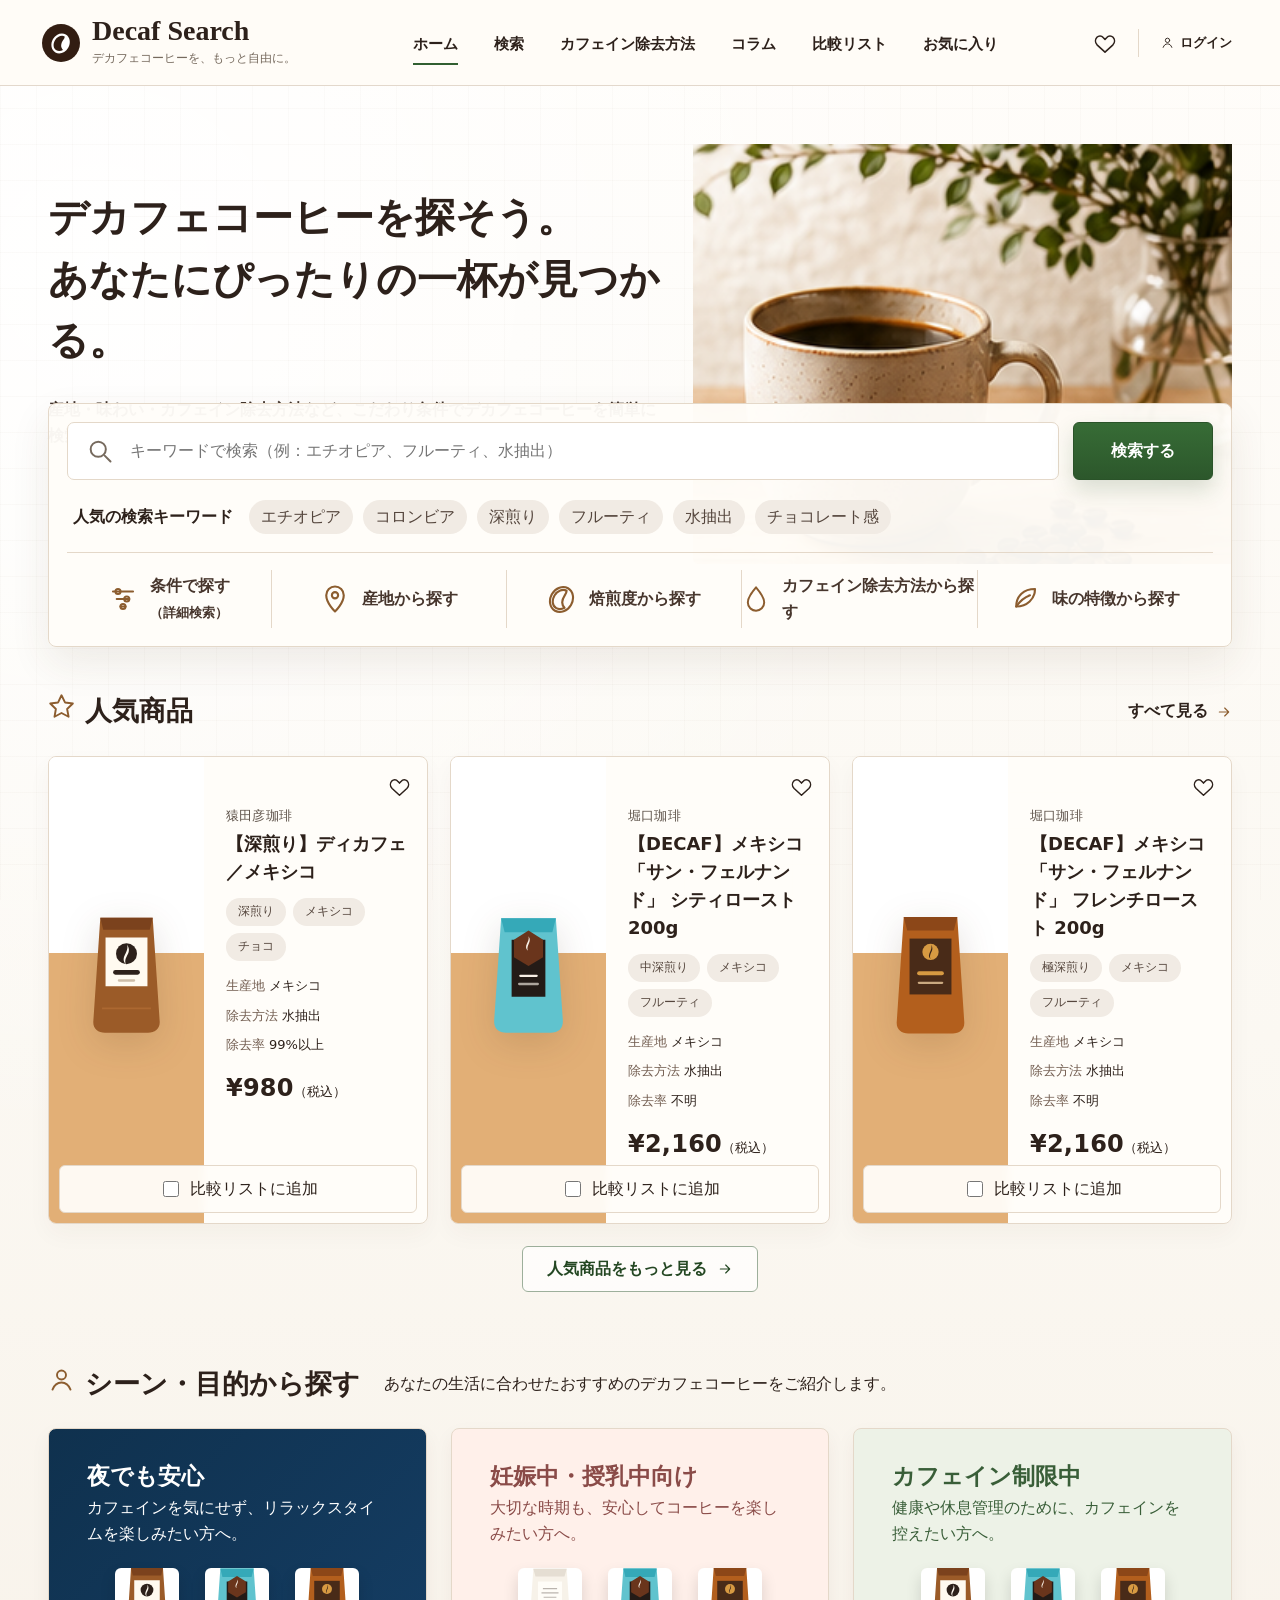
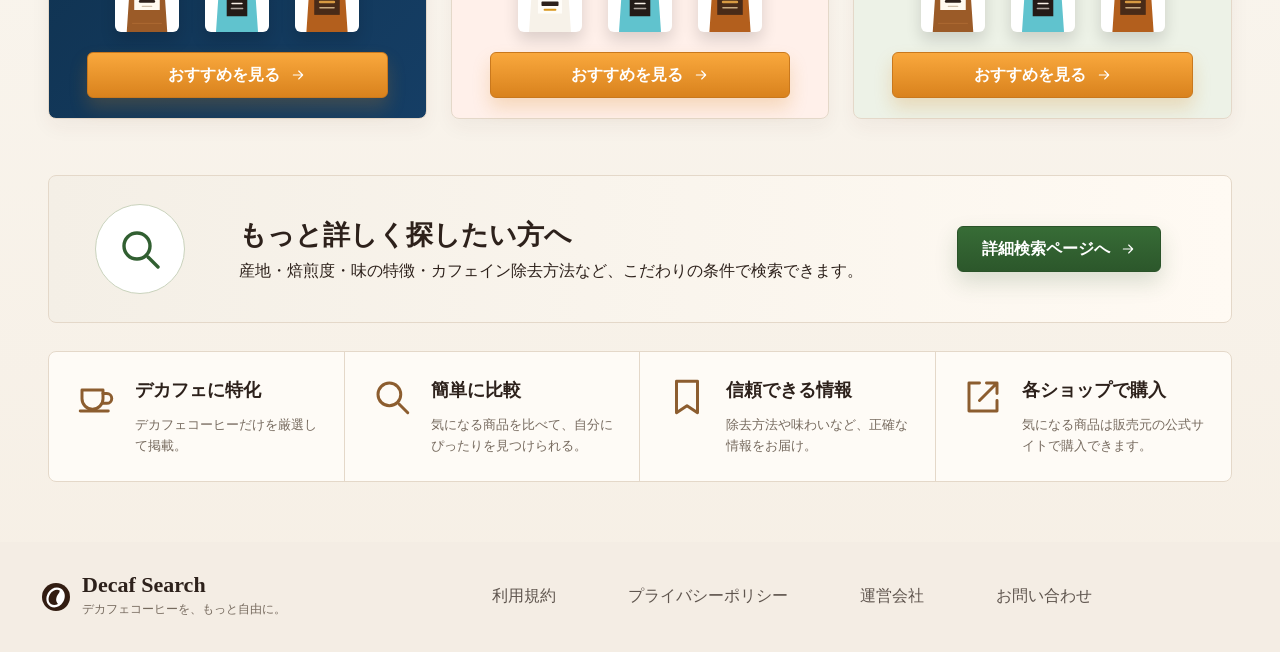
<file: index.html>
<!doctype html>
<html lang="ja">
  <head>
    <meta charset="UTF-8" />
    <meta name="viewport" content="width=device-width, initial-scale=1.0" />
    <title>Decaf Search</title>
    <link rel="stylesheet" href="styles.css?v=6" />
  </head>
  <body>
    <div id="site"></div>
    <script src="app.js?v=6"></script>
  </body>
</html>
</file>
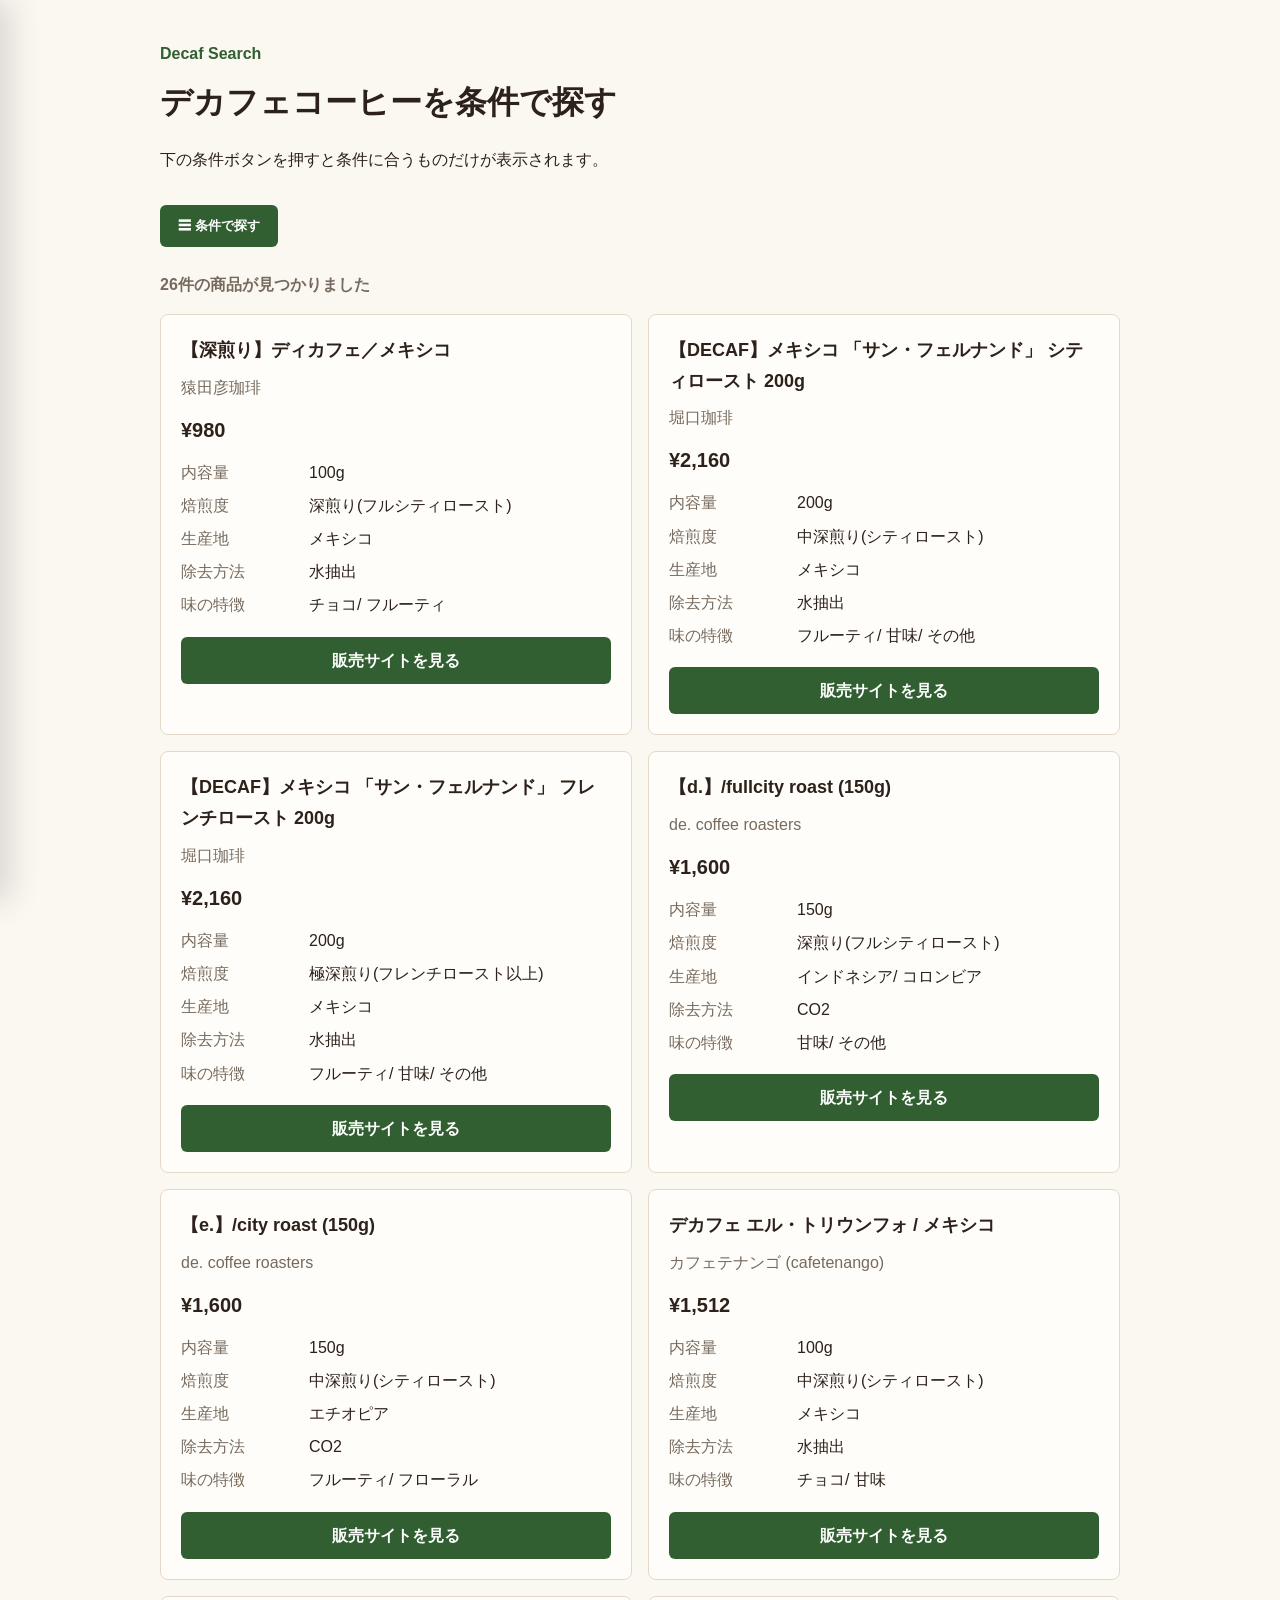
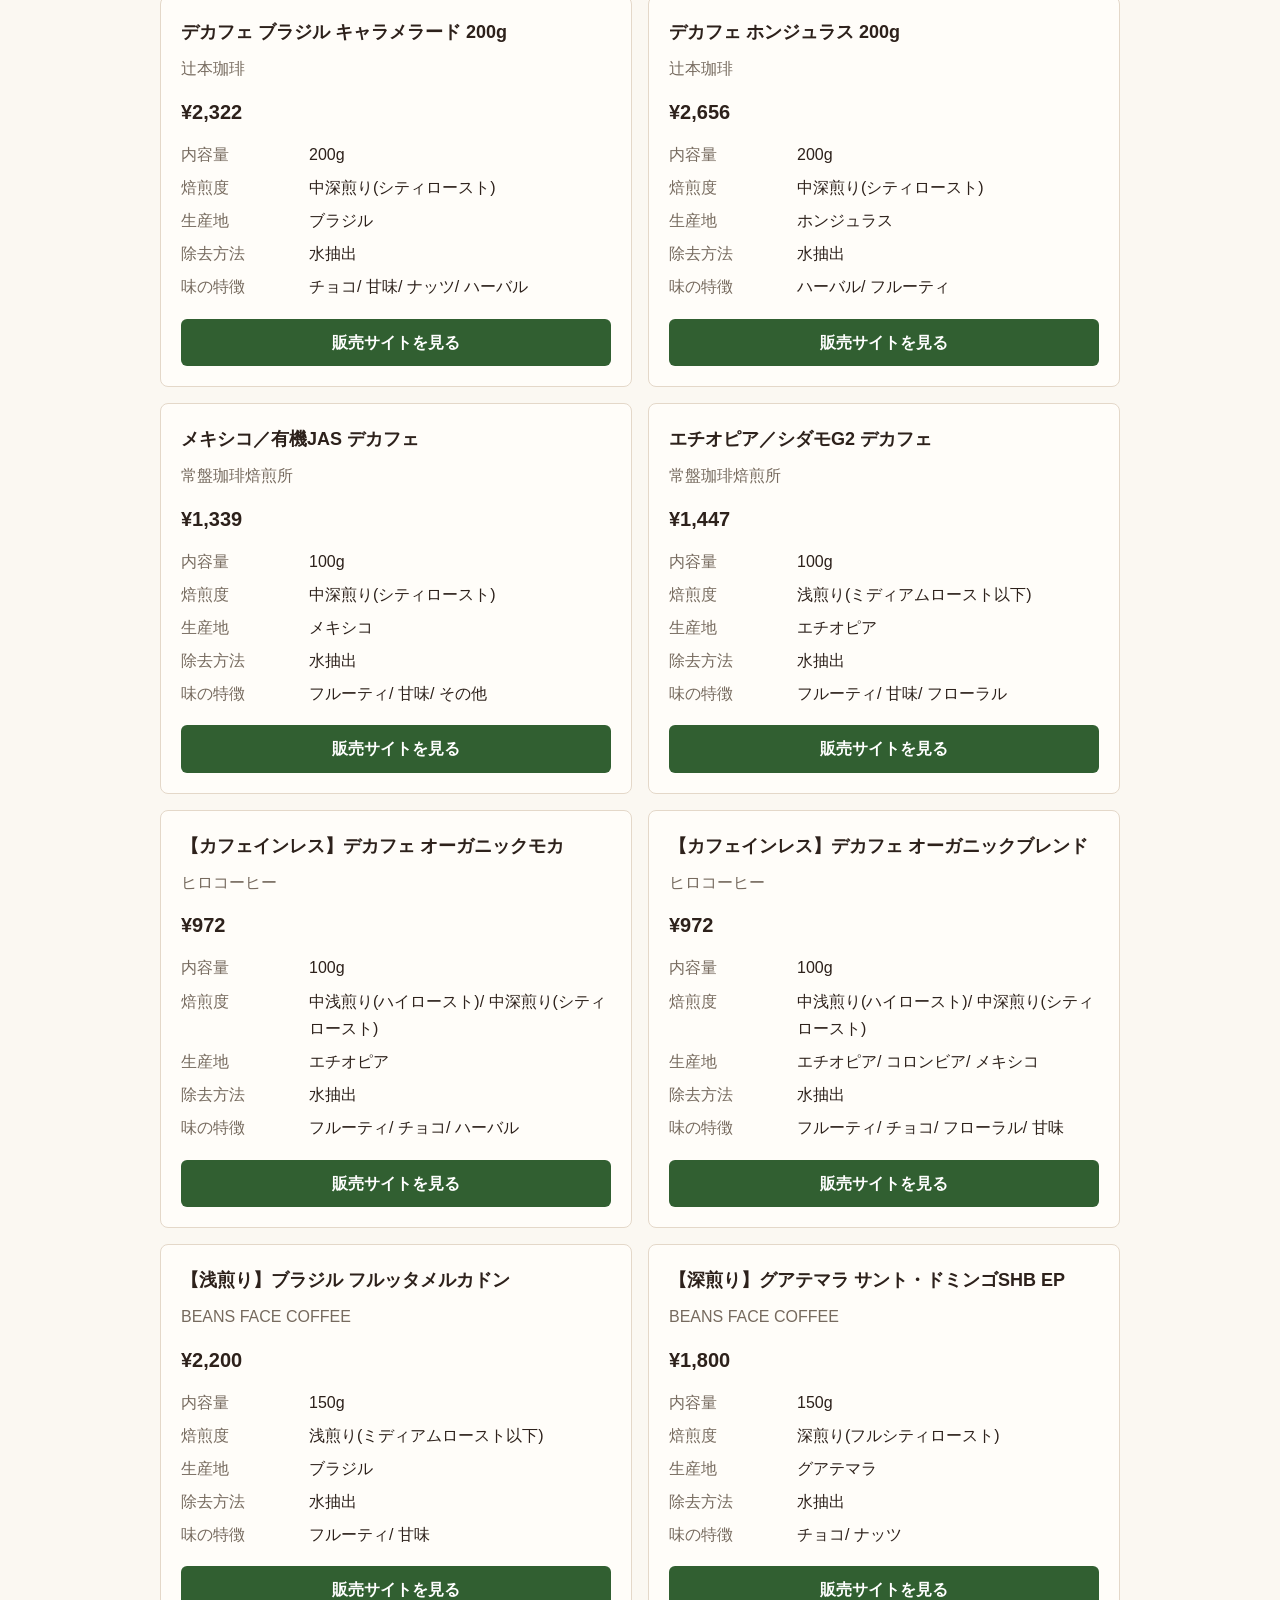
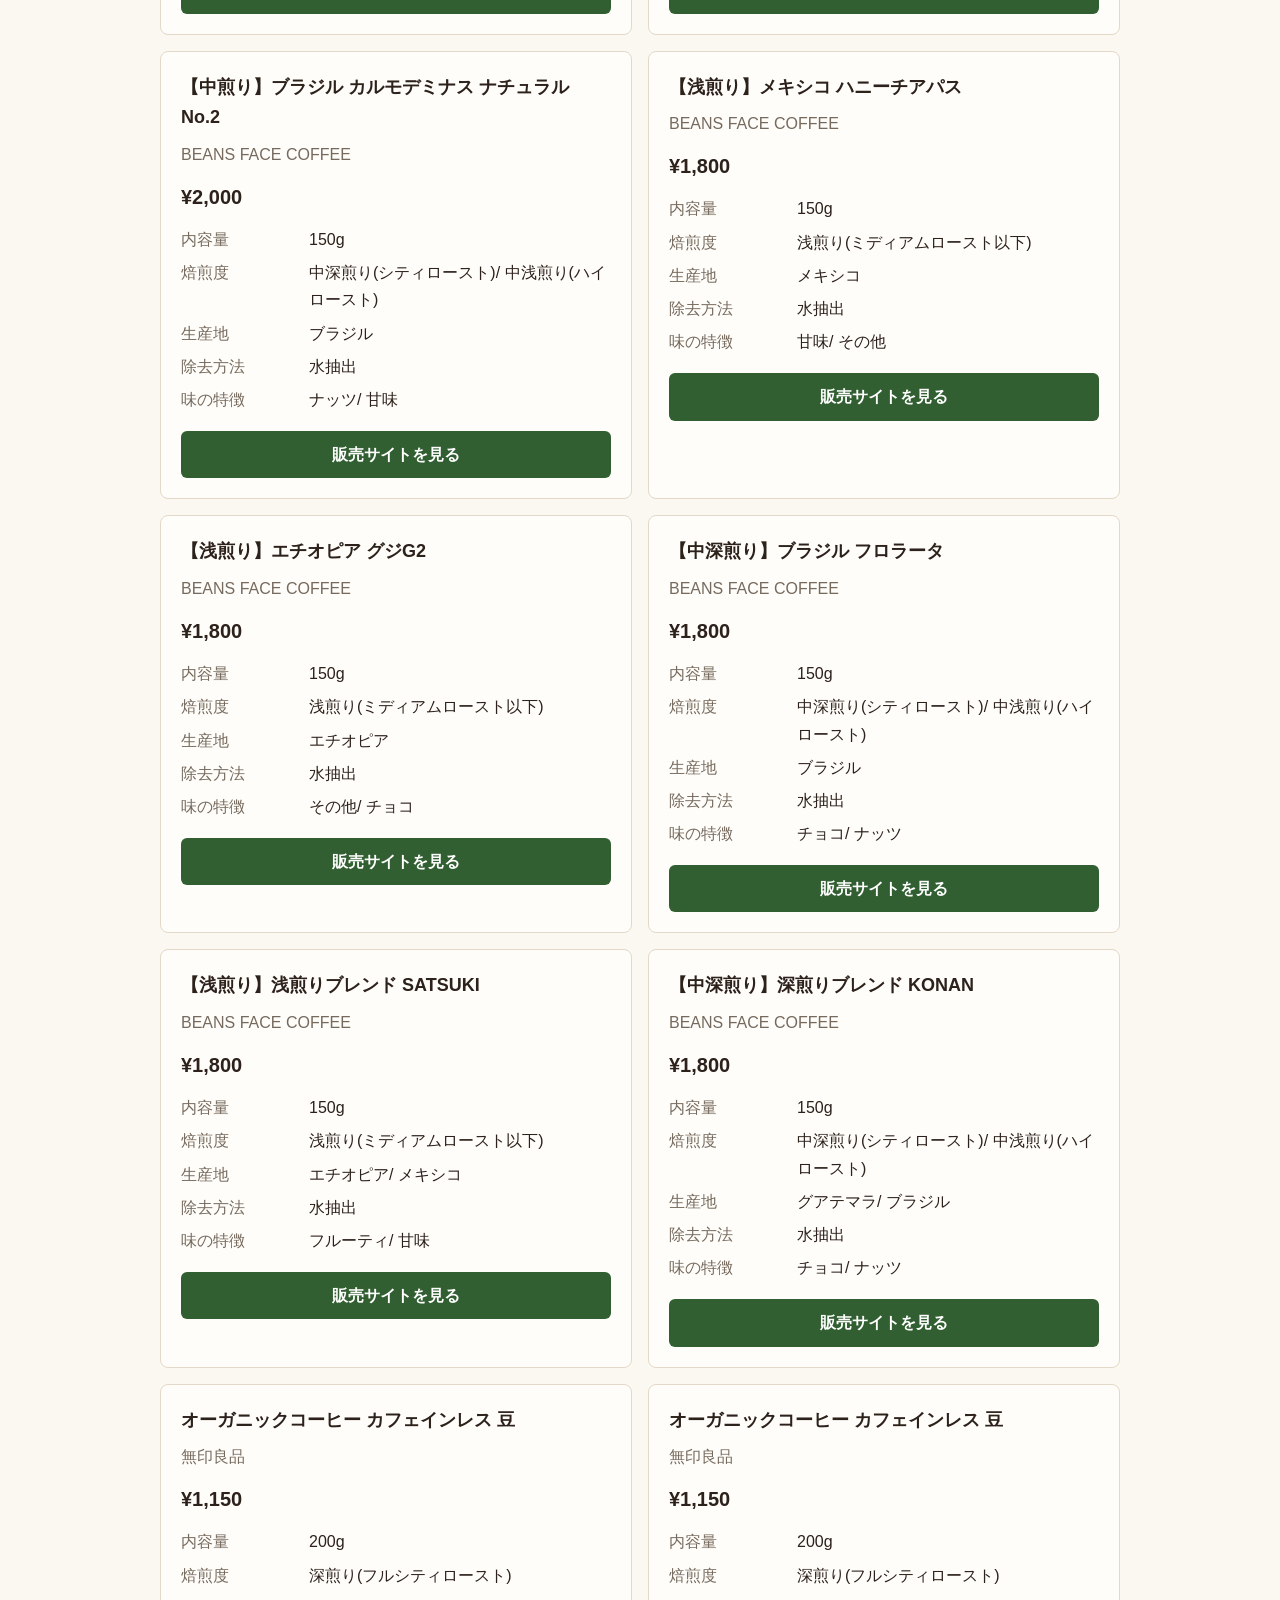
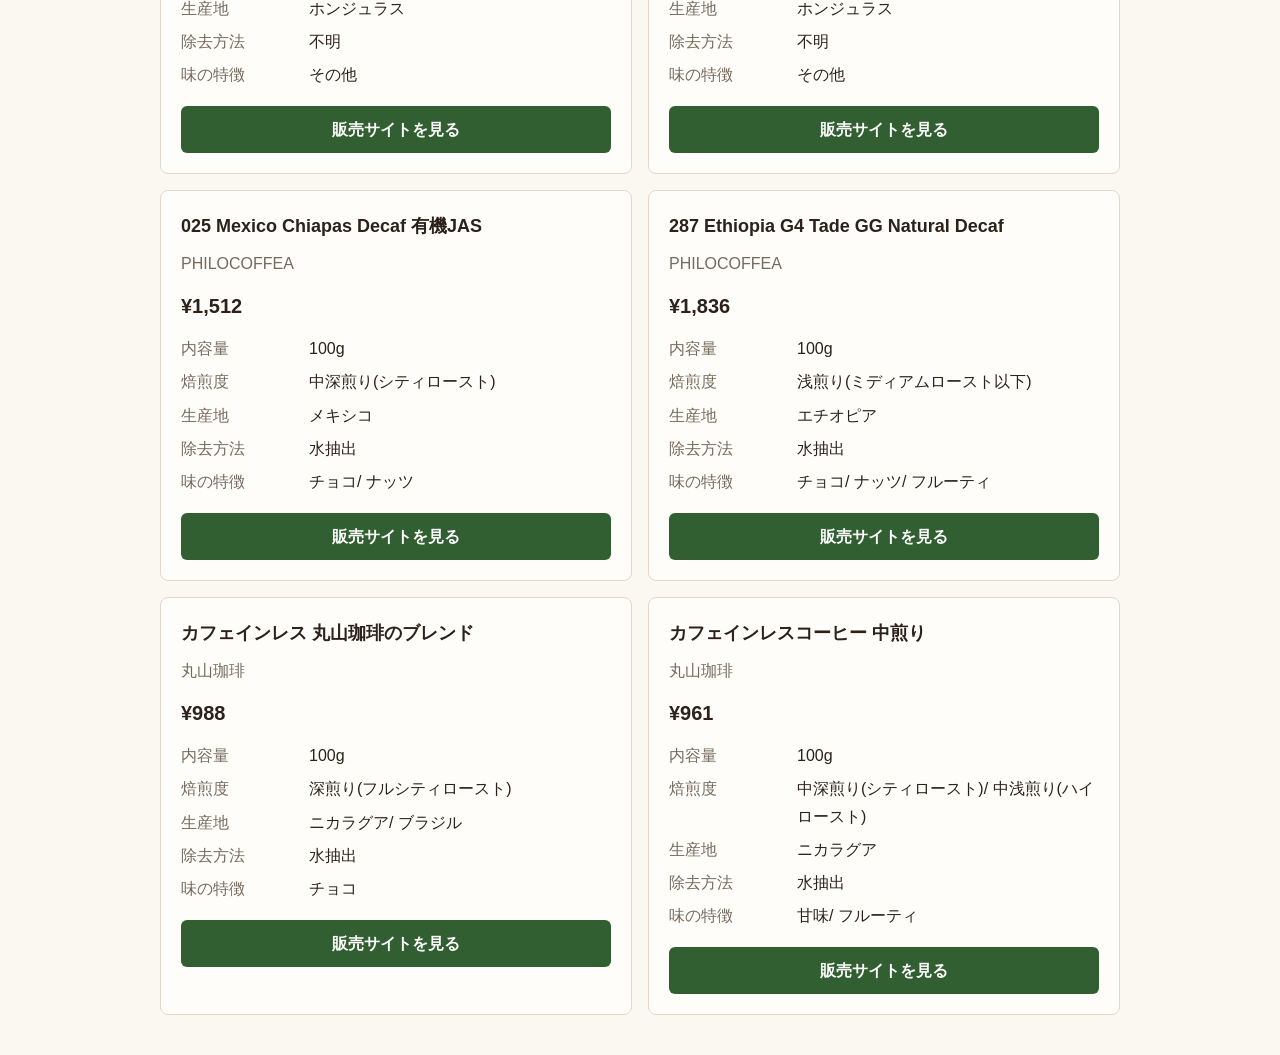
<file: docs /index.html>
<!doctype html>
<html lang="ja">
  <head>
    <meta charset="UTF-8" />
    <meta name="viewport" content="width=device-width, initial-scale=1.0" />
    <title>Decaf Search Simple</title>
    <link rel="stylesheet" href="styles_simple.css" />
  </head>
  <body>
    <!-- ページ全体を入れる大きな箱です -->
    <main class="page">
      <!-- ここにサイトのタイトルと説明を書きます -->
      <header class="hero">
        <p class="logo">Decaf Search</p>
        <h1>デカフェコーヒーを条件で探す</h1>
        <p>
          下の条件ボタンを押すと条件に合うものだけが表示されます。
        </p>
      </header>

      <!-- 条件メニューを開くボタンです -->
      <button id="open-menu-button" class="menu-button" type="button" aria-controls="filter-menu" aria-expanded="false">
        ☰ 条件で探す
      </button>

      <!-- メニューが開いている時に、背景を暗くするための箱です -->
      <div id="menu-overlay" class="menu-overlay"></div>

      <!-- ここに条件ボタンを表示します -->
      <section id="filter-menu" class="filter-area" aria-labelledby="filter-title">
        <div class="section-title">
          <h2 id="filter-title">条件で探す</h2>
          <button id="close-menu-button" class="close-button" type="button" aria-label="条件メニューを閉じる">
            ×
          </button>
        </div>

        <div class="section-title">
          <button id="show-all-button" class="reset-button" type="button">
            すべて表示
          </button>
        </div>

        <!-- JavaScriptがこの中に条件ボタンを作ります -->
        <div id="filter-buttons"></div>
      </section>

      <!-- ここに検索結果の件数を表示します -->
      <p id="result-count" class="result-count">読み込み中...</p>

      <!-- ここに商品一覧を表示します -->
      <section id="product-list" class="product-list" aria-label="商品一覧"></section>
    </main>

    <script src="app_simple.js"></script>
  </body>
</html>
</file>
<file: styles.css>
:root {
  --bg: #fbf8f2;
  --paper: #fffdf9;
  --paper-warm: #f5efe5;
  --line: #e4d8c9;
  --line-dark: #cdbda8;
  --ink: #2d211b;
  --muted: #766a5e;
  --green: #315f31;
  --green-dark: #244722;
  --brown: #8c5d2f;
  --gold: #d8961d;
  --rose: #c76258;
  --shadow: 0 16px 40px rgba(76, 52, 34, 0.09);
  --radius: 8px;
  --content: 1260px;
  --serif: "Hiragino Mincho ProN", "Yu Mincho", "YuMincho", "Noto Serif JP", serif;
  --sans: "Hiragino Sans", "Yu Gothic", "YuGothic", "Noto Sans JP", system-ui, sans-serif;
}

* {
  box-sizing: border-box;
}

html {
  scroll-behavior: smooth;
}

body {
  margin: 0;
  color: var(--ink);
  background:
    radial-gradient(circle at 8% 12%, rgba(255, 255, 255, 0.95), transparent 38%),
    linear-gradient(180deg, #fffdfa 0%, var(--bg) 46%, #f6efe5 100%);
  font-family: var(--sans);
  line-height: 1.65;
  letter-spacing: 0;
  overflow-x: hidden;
}

body::before {
  position: fixed;
  inset: 0;
  z-index: -1;
  content: "";
  background-image:
    linear-gradient(rgba(91, 61, 35, 0.025) 1px, transparent 1px),
    linear-gradient(90deg, rgba(91, 61, 35, 0.02) 1px, transparent 1px);
  background-size: 36px 36px;
}

a {
  color: inherit;
  text-decoration: none;
}

button,
input,
select {
  font: inherit;
}

button,
select {
  cursor: pointer;
}

img {
  display: block;
  max-width: 100%;
}

svg {
  width: 1em;
  height: 1em;
  fill: none;
  stroke: currentColor;
  stroke-linecap: round;
  stroke-linejoin: round;
  stroke-width: 1.7;
}

.site-header {
  position: sticky;
  top: 0;
  z-index: 20;
  display: grid;
  grid-template-columns: 280px 1fr 150px;
  align-items: center;
  min-height: 86px;
  padding: 0 42px;
  background: rgba(255, 252, 247, 0.94);
  border-bottom: 1px solid rgba(204, 188, 169, 0.55);
  backdrop-filter: blur(14px);
}

.brand {
  display: inline-flex;
  gap: 12px;
  align-items: center;
}

.brand-mark {
  display: grid;
  width: 38px;
  height: 38px;
  color: #fff;
  place-items: center;
  background: #321d12;
  border-radius: 50%;
}

.brand-mark svg {
  width: 24px;
  height: 24px;
  fill: currentColor;
  stroke: none;
}

.brand strong {
  display: block;
  font-family: var(--serif);
  font-size: 28px;
  font-weight: 600;
  line-height: 1.05;
}

.brand small {
  display: block;
  margin-top: 4px;
  color: var(--muted);
  font-size: 12px;
}

.nav {
  display: flex;
  justify-content: center;
  gap: 36px;
  font-weight: 600;
  font-size: 15px;
}

.nav a {
  position: relative;
  flex: 0 0 auto;
  min-width: max-content;
  padding: 31px 0 27px;
  white-space: nowrap;
  word-break: keep-all;
}

.nav a::after {
  position: absolute;
  right: 0;
  bottom: 19px;
  left: 0;
  height: 2px;
  content: "";
  background: var(--green);
  opacity: 0;
  transform: scaleX(0.35);
  transition: 0.24s ease;
}

.nav a:hover::after,
.nav a.is-active::after {
  opacity: 1;
  transform: scaleX(1);
}

.header-actions {
  display: flex;
  align-items: center;
  justify-content: flex-end;
  gap: 16px;
}

.icon-link,
.login-button,
.heart-button,
.remove-small,
.menu-dot {
  display: inline-grid;
  color: var(--ink);
  background: transparent;
  border: 0;
  place-items: center;
}

.icon-link {
  width: 34px;
  height: 34px;
  font-size: 22px;
}

.icon-link.is-active,
.heart-button.is-active {
  color: #e84c5f;
}

.login-button {
  display: inline-flex;
  gap: 6px;
  align-items: center;
  font-weight: 600;
  font-size: 13px;
}

.divider {
  width: 1px;
  height: 28px;
  background: var(--line);
}

.page {
  max-width: var(--content);
  min-height: 68vh;
  margin: 0 auto;
  padding: 0 38px 60px;
}

.page-enter {
  animation: pageIn 0.42s ease both;
}

.home-hero {
  position: relative;
  display: grid;
  grid-template-columns: 1.1fr 0.92fr;
  gap: 0;
  align-items: start;
  padding: 58px 0 28px;
}

.home-hero__copy {
  padding: 44px 0 170px;
}

h1,
h2,
h3 {
  margin: 0;
}

h1 {
  font-family: var(--serif);
  font-size: clamp(34px, 3.1vw, 48px);
  font-weight: 600;
  line-height: 1.55;
}

h2 {
  font-family: var(--serif);
  font-size: 27px;
  font-weight: 600;
}

h3 {
  font-size: 18px;
  line-height: 1.55;
}

p {
  margin: 0;
}

.home-hero__copy p {
  max-width: 620px;
  margin-top: 24px;
  color: #43352d;
  font-weight: 600;
}

.home-hero__visual {
  overflow: hidden;
  align-self: start;
  height: 420px;
  background: #f5efe5;
  border-radius: 0 0 0 5px;
}

.home-hero__visual img {
  width: 100%;
  height: 100%;
  object-fit: cover;
  object-position: center center;
}

.search-panel {
  position: absolute;
  right: 0;
  bottom: 0;
  left: 0;
  padding: 18px;
  background: rgba(255, 253, 249, 0.96);
  border: 1px solid var(--line);
  border-radius: var(--radius);
  box-shadow: var(--shadow);
}

.hero-search {
  display: grid;
  grid-template-columns: 1fr 140px;
  gap: 14px;
}

.hero-search label,
.filter-search {
  display: flex;
  gap: 14px;
  align-items: center;
  min-height: 58px;
  padding: 0 18px;
  color: var(--muted);
  background: #fff;
  border: 1px solid var(--line);
  border-radius: 7px;
}

.hero-search svg,
.filter-search svg {
  flex: 0 0 auto;
  width: 28px;
  height: 28px;
}

.hero-search input,
.filter-search input {
  width: 100%;
  color: var(--ink);
  border: 0;
  outline: 0;
}

.popular-keywords {
  display: flex;
  flex-wrap: wrap;
  gap: 10px;
  align-items: center;
  padding: 20px 6px 18px;
  border-bottom: 1px solid var(--line);
}

.popular-keywords span {
  margin-right: 6px;
  font-weight: 700;
}

.popular-keywords button,
.chip,
.filter-options span {
  display: inline-flex;
  align-items: center;
  justify-content: center;
  min-height: 28px;
  padding: 4px 12px;
  color: #55463d;
  white-space: nowrap;
  background: #f1ebe4;
  border: 0;
  border-radius: 999px;
}

.search-shortcuts {
  display: grid;
  grid-template-columns: 1fr repeat(4, 1.15fr);
  align-items: center;
  padding-top: 17px;
}

.search-shortcuts a {
  display: flex;
  gap: 12px;
  align-items: center;
  justify-content: center;
  min-height: 58px;
  color: #47362d;
  font-weight: 700;
  border-right: 1px solid var(--line);
}

.search-shortcuts a:last-child {
  border-right: 0;
}

.search-shortcuts svg {
  width: 30px;
  height: 30px;
  color: var(--brown);
}

.button {
  display: inline-flex;
  gap: 10px;
  align-items: center;
  justify-content: center;
  min-height: 46px;
  padding: 0 24px;
  font-weight: 700;
  border-radius: 6px;
  transition: transform 0.18s ease, background 0.18s ease, box-shadow 0.18s ease;
}

.button:hover {
  transform: translateY(-1px);
}

.button--primary {
  color: #fff;
  background: linear-gradient(180deg, #376c36, #2c572b);
  border: 1px solid #2a5329;
  box-shadow: 0 10px 22px rgba(48, 92, 48, 0.18);
}

.button--outline,
.button--ghost {
  color: var(--green-dark);
  background: rgba(255, 255, 255, 0.68);
  border: 1px solid #9daf9b;
}

.button--light {
  color: #fff;
  background: linear-gradient(180deg, #f9a83d, #d9821d);
  border: 1px solid #c9781d;
  box-shadow: 0 10px 18px rgba(216, 130, 29, 0.22);
}

.full {
  width: 100%;
}

.centered {
  display: flex;
  width: fit-content;
  margin: 22px auto 0;
}

.section {
  padding: 42px 0 28px;
}

.section-heading {
  display: flex;
  align-items: center;
  justify-content: space-between;
  margin-bottom: 22px;
}

.section-heading--left {
  justify-content: flex-start;
  gap: 24px;
}

.section-heading h2,
.leaf-heading {
  display: flex;
  gap: 10px;
  align-items: center;
}

.section-heading svg,
.leaf-heading svg {
  color: var(--brown);
}

.text-link {
  display: inline-flex;
  gap: 8px;
  align-items: center;
  font-weight: 700;
}

.popular-grid,
.product-grid,
.recommend-grid {
  display: grid;
  grid-template-columns: repeat(3, minmax(0, 1fr));
  gap: 22px;
}

.product-card {
  position: relative;
  display: grid;
  grid-template-columns: 41% 1fr;
  overflow: hidden;
  min-height: 404px;
  background: rgba(255, 253, 249, 0.94);
  border: 1px solid var(--line);
  border-radius: var(--radius);
  box-shadow: 0 10px 24px rgba(69, 47, 32, 0.04);
  animation: cardIn 0.45s ease both;
  animation-delay: var(--delay);
  transition: transform 0.22s ease, box-shadow 0.22s ease;
}

.product-card:hover,
.article-card:hover,
.favorite-item:hover {
  transform: translateY(-3px);
  box-shadow: var(--shadow);
}

.product-card--compact {
  min-height: 245px;
}

.heart-button {
  position: absolute;
  top: 16px;
  right: 16px;
  z-index: 2;
  width: 28px;
  height: 28px;
  font-size: 21px;
  transition: transform 0.2s ease;
}

.heart-button.is-active {
  animation: heartPop 0.28s ease;
}

.heart-button.is-active svg {
  fill: currentColor;
}

.product-media {
  display: grid;
  overflow: hidden;
  padding: 30px 12px 66px;
  background: linear-gradient(180deg, #fff 0 42%, #e2af76 42% 100%);
  place-items: center;
}

.product-media img {
  width: 86%;
  height: 210px;
  object-fit: contain;
  object-position: center;
  filter: drop-shadow(0 10px 18px rgba(70, 43, 20, 0.15));
}

.product-card--compact .product-media {
  padding: 24px 10px 64px;
}

.product-card--compact .product-media img {
  width: 78%;
  height: 150px;
}

.product-info {
  padding: 44px 18px 78px 22px;
}

.product-card--compact .product-info {
  padding: 48px 18px 58px 22px;
}

.brand-name {
  margin-bottom: 4px;
  color: #5e534a;
  font-size: 13px;
  letter-spacing: 0.02em;
}

.chips {
  display: flex;
  flex-wrap: wrap;
  gap: 7px;
  margin: 12px 0;
}

.chip {
  font-size: 12px;
}

.product-meta {
  display: grid;
  gap: 8px;
  margin: 14px 0;
  font-size: 13px;
}

.product-meta div {
  display: flex;
  gap: 4px;
}

.product-meta dt {
  color: #725d50;
}

.product-meta dd {
  overflow: hidden;
  margin: 0;
  white-space: nowrap;
  text-overflow: ellipsis;
}

.price-row strong {
  font-size: 24px;
  letter-spacing: 0.01em;
}

.compare-check {
  position: absolute;
  right: 10px;
  bottom: 10px;
  left: 10px;
  display: flex;
  gap: 8px;
  align-items: center;
  justify-content: center;
  min-height: 48px;
  background: rgba(255, 253, 249, 0.95);
  border: 1px solid var(--line);
  border-radius: 6px;
  backdrop-filter: blur(5px);
}

.compare-check input {
  width: 16px;
  height: 16px;
  accent-color: var(--green);
}

.scene-grid {
  display: grid;
  grid-template-columns: repeat(3, minmax(0, 1fr));
  gap: 24px;
}

.scene-card {
  display: grid;
  min-height: 284px;
  padding: 30px 38px 20px;
  border: 1px solid var(--line);
  border-radius: var(--radius);
  box-shadow: 0 8px 20px rgba(70, 47, 30, 0.05);
}

.scene-card h3 {
  font-size: 23px;
}

.scene-card--night {
  color: #fff;
  background: linear-gradient(135deg, #0f314e, #153e65);
}

.scene-card--maternity {
  color: #8a4b48;
  background: #fff0ea;
}

.scene-card--health {
  color: #395e38;
  background: #edf2e7;
}

.scene-products {
  display: flex;
  justify-content: center;
  gap: 26px;
  align-items: end;
  margin: 20px 0;
}

.scene-products img {
  width: 64px;
  height: 64px;
  object-fit: cover;
  background: #fff;
  border-radius: 6px;
  box-shadow: 0 8px 16px rgba(0, 0, 0, 0.14);
}

.wide-cta,
.feature-row,
.split-cta,
.point-card,
.compare-head,
.recommend-box,
.save-row {
  background: rgba(255, 253, 249, 0.82);
  border: 1px solid var(--line);
  border-radius: var(--radius);
}

.wide-cta {
  display: grid;
  grid-template-columns: 120px 1fr auto auto;
  gap: 24px;
  align-items: center;
  margin: 28px 0;
  padding: 28px 46px;
  background: linear-gradient(90deg, #f4efe6, #fffaf3);
}

.round-icon {
  display: grid;
  width: 90px;
  height: 90px;
  color: var(--green);
  background: #fff;
  border: 1px solid #cad3bd;
  border-radius: 50%;
  place-items: center;
}

.round-icon svg {
  width: 48px;
  height: 48px;
}

.feature-row {
  display: grid;
  grid-template-columns: repeat(4, 1fr);
  margin-top: 24px;
}

.feature-row article {
  display: grid;
  grid-template-columns: 50px 1fr;
  gap: 10px;
  padding: 24px 26px;
  border-right: 1px solid var(--line);
}

.feature-row article:last-child {
  border-right: 0;
}

.feature-row svg {
  grid-row: span 2;
  width: 42px;
  height: 42px;
  color: var(--brown);
}

.feature-row h3,
.feature-row p {
  margin: 0;
}

.feature-row p {
  color: var(--muted);
  font-size: 13px;
}

.sub-hero,
.category-hero {
  display: grid;
  grid-template-columns: 1.04fr 0.96fr;
  gap: 32px;
  align-items: center;
  min-height: 260px;
  padding: 34px 0 28px;
}

.sub-hero img,
.category-hero img {
  width: 100%;
  height: 250px;
  object-fit: cover;
}

.breadcrumb {
  margin-bottom: 26px;
  color: #6f6359;
  font-size: 13px;
}

.sub-hero p,
.category-hero p {
  max-width: 690px;
  margin-top: 18px;
  color: #4c4038;
}

.search-layout,
.favorite-layout,
.column-layout {
  display: grid;
  grid-template-columns: 340px 1fr;
  gap: 26px;
  align-items: start;
  padding-top: 20px;
}

.favorite-layout {
  grid-template-columns: 1fr 330px;
}

.column-layout {
  grid-template-columns: 1fr 310px;
}

.filter-panel,
.column-sidebar .side-box,
.favorite-side .side-box {
  padding: 22px;
  background: rgba(255, 253, 249, 0.96);
  border: 1px solid var(--line);
  border-radius: var(--radius);
  box-shadow: 0 10px 22px rgba(78, 55, 38, 0.04);
}

.filter-panel {
  position: sticky;
  top: 104px;
}

.filter-panel h2 {
  display: flex;
  gap: 10px;
  align-items: center;
  margin-bottom: 16px;
  font-family: var(--sans);
  font-size: 17px;
}

.filter-panel fieldset {
  padding: 18px 0;
  border: 0;
  border-top: 1px solid var(--line);
}

.filter-panel legend {
  display: flex;
  gap: 6px;
  align-items: center;
  margin-bottom: 10px;
  font-weight: 800;
}

.filter-panel legend span {
  display: grid;
  width: 16px;
  height: 16px;
  color: var(--muted);
  font-size: 11px;
  border: 1px solid var(--line-dark);
  border-radius: 50%;
  place-items: center;
}

.filter-options {
  display: flex;
  flex-wrap: wrap;
  gap: 9px;
}

.filter-options label {
  position: relative;
}

.filter-options input {
  position: absolute;
  opacity: 0;
  pointer-events: none;
}

.filter-options input:checked + span {
  color: #fff;
  background: var(--green);
}

.price-range {
  display: grid;
  gap: 16px;
  padding: 4px 2px 0;
}

.price-range__labels {
  display: flex;
  align-items: center;
  justify-content: space-between;
  color: var(--muted);
  font-size: 13px;
}

.price-range__labels strong {
  color: var(--green-dark);
  font-size: 15px;
}

.price-range input {
  width: 100%;
  accent-color: var(--green);
}

.results-toolbar,
.compare-head {
  display: flex;
  align-items: center;
  justify-content: space-between;
  margin-bottom: 22px;
}

.results-toolbar select,
.section-heading select,
.subscribe input {
  min-height: 46px;
  padding: 0 16px;
  background: #fff;
  border: 1px solid var(--line);
  border-radius: 6px;
}

.pagination {
  display: flex;
  gap: 18px;
  align-items: center;
  justify-content: center;
  margin: 46px 0;
}

.pagination b,
.pagination button,
.pagination span {
  display: grid;
  width: 34px;
  height: 34px;
  border-radius: 50%;
  place-items: center;
}

.pagination b {
  color: #fff;
  background: var(--green);
}

.pagination button {
  background: transparent;
  border: 0;
}

.split-cta {
  display: grid;
  grid-template-columns: 1fr 1fr;
  padding: 30px 34px;
}

.split-cta a {
  display: grid;
  grid-template-columns: 74px 1fr 28px;
  gap: 18px;
  align-items: center;
  padding: 0 28px;
  border-right: 1px solid var(--line);
}

.split-cta a:last-child {
  border-right: 0;
}

.split-cta svg:first-child {
  width: 58px;
  height: 58px;
  color: var(--green);
}

.split-cta small {
  display: block;
  color: var(--muted);
}

.category-hero {
  margin-right: -38px;
}

.point-card {
  padding: 24px 28px;
  box-shadow: var(--shadow);
}

.point-card > div {
  display: grid;
  grid-template-columns: repeat(3, 1fr);
  margin-top: 18px;
}

.point-card article {
  display: grid;
  grid-template-columns: 56px 1fr;
  gap: 14px;
  padding: 18px 26px;
  border-right: 1px solid var(--line);
}

.point-card article:last-child {
  border-right: 0;
}

.point-card svg {
  grid-row: span 2;
  width: 42px;
  height: 42px;
  color: var(--brown);
}

.method-summary {
  padding: 28px 0;
}

.summary-table {
  display: grid;
  grid-template-columns: repeat(3, 1fr);
  margin-top: 18px;
  overflow: hidden;
  border: 1px solid var(--line);
  border-radius: var(--radius);
}

.summary-table article {
  min-height: 270px;
  padding: 26px 28px;
  background: rgba(255, 253, 249, 0.92);
  border-right: 1px solid var(--line);
}

.summary-table article:last-child {
  border-right: 0;
}

.summary-table h3 {
  color: var(--green);
}

.summary-table dl {
  display: grid;
  gap: 14px;
  margin-top: 26px;
}

.summary-table dt {
  font-weight: 800;
}

.summary-table dd {
  margin: 0;
  color: var(--brown);
}

.method-grid {
  display: grid;
  grid-template-columns: repeat(3, 1fr);
  gap: 22px;
  margin-top: 22px;
}

.method-card {
  display: flex;
  flex-direction: column;
  gap: 18px;
  min-height: 500px;
  padding: 28px 24px;
  background: rgba(255, 253, 249, 0.94);
  border: 1px solid var(--line);
  border-radius: var(--radius);
}

.method-card h3 {
  color: var(--green);
}

.method-card h3 span {
  margin-left: 8px;
  padding: 3px 10px;
  color: #607057;
  font-size: 12px;
  background: #e9efe3;
  border-radius: 999px;
}

.process-line {
  display: flex;
  gap: 16px;
  align-items: center;
  justify-content: center;
  min-height: 80px;
}

.process-line span {
  display: grid;
  width: 54px;
  height: 54px;
  color: var(--brown);
  background: #f5efe7;
  border-radius: 50%;
  place-items: center;
}

.process-line i {
  width: 38px;
  height: 1px;
  background: var(--line-dark);
}

.pros-cons {
  display: grid;
  grid-template-columns: 1fr 1fr;
  gap: 16px;
  margin-top: auto;
}

.pros-cons p {
  color: var(--muted);
  font-size: 13px;
}

.faq-section {
  display: grid;
  grid-template-columns: repeat(3, 1fr);
  gap: 18px;
  margin-top: 38px;
}

.faq-section h2 {
  grid-column: 1 / -1;
}

.faq {
  padding: 18px;
  background: rgba(255, 253, 249, 0.94);
  border: 1px solid var(--line);
  border-radius: var(--radius);
}

.faq summary {
  display: flex;
  gap: 10px;
  align-items: center;
  font-weight: 800;
  list-style: none;
  cursor: pointer;
}

.faq p {
  margin-top: 12px;
  color: var(--muted);
}

.article-grid {
  display: grid;
  grid-template-columns: repeat(3, 1fr);
  gap: 22px;
  margin-top: 24px;
}

.article-card,
.favorite-item {
  overflow: hidden;
  background: rgba(255, 253, 249, 0.95);
  border: 1px solid var(--line);
  border-radius: var(--radius);
  transition: transform 0.22s ease, box-shadow 0.22s ease;
}

.article-card img {
  width: 100%;
  height: 196px;
  object-fit: cover;
}

.article-card div {
  padding: 18px;
}

.article-card h3 {
  margin: 12px 0 10px;
}

.article-card p {
  color: var(--muted);
  font-size: 14px;
}

.article-card time {
  display: block;
  margin-top: 16px;
  color: var(--muted);
  font-size: 13px;
}

.column-sidebar {
  display: grid;
  gap: 26px;
}

.side-box {
  display: grid;
  gap: 16px;
}

.side-box > a {
  display: grid;
  grid-template-columns: 26px 1fr auto;
  gap: 10px;
  align-items: center;
  min-height: 44px;
  border-bottom: 1px solid var(--line);
}

.mini-article {
  grid-template-columns: 72px 1fr !important;
  align-items: start !important;
  border-bottom: 0 !important;
}

.mini-article img {
  width: 64px;
  height: 64px;
  object-fit: cover;
  border-radius: 6px;
}

.mini-article b {
  display: inline-grid;
  width: 18px;
  height: 18px;
  margin-right: 6px;
  color: #fff;
  font-size: 10px;
  background: var(--line-dark);
  border-radius: 50%;
  place-items: center;
}

.mini-article small {
  display: block;
  color: var(--muted);
}

.subscribe {
  text-align: center;
}

.subscribe > svg {
  width: 42px;
  height: 42px;
  margin: 0 auto;
  color: var(--green);
}

.compare-section {
  padding-top: 18px;
}

.compare-head {
  padding: 14px 18px;
}

.compare-table-wrap {
  overflow-x: auto;
  border: 1px solid var(--line);
  border-radius: var(--radius);
}

.compare-table {
  width: 100%;
  min-width: 920px;
  border-collapse: collapse;
  background: rgba(255, 253, 249, 0.96);
}

.compare-table th,
.compare-table td {
  width: 20%;
  padding: 22px 20px;
  text-align: center;
  vertical-align: middle;
  border-right: 1px solid var(--line);
  border-bottom: 1px solid var(--line);
}

.compare-table th:first-child,
.compare-table td:first-child {
  width: 180px;
  background: #faf5ed;
}

.compare-table thead img {
  width: 150px;
  height: 150px;
  margin: 0 auto;
  object-fit: cover;
}

.remove-small {
  float: right;
  width: 26px;
  height: 26px;
  font-size: 18px;
}

.bean-rating {
  display: inline-flex;
  gap: 7px;
}

.bean-rating i {
  display: block;
  width: 14px;
  height: 20px;
  background: transparent;
  border: 1px solid #7d6a5d;
  border-radius: 50% 50% 50% 50% / 60% 60% 40% 40%;
  transform: rotate(25deg);
}

.bean-rating i.filled {
  background: #351b10;
  border-color: #351b10;
}

.note {
  margin-top: 14px;
  color: var(--muted);
  font-size: 13px;
}

.recommend-box {
  padding: 24px;
}

.save-row {
  display: flex;
  gap: 10px;
  align-items: center;
  justify-content: center;
  min-height: 64px;
  margin: 24px 0;
  font-weight: 700;
  background: transparent;
  border: 0;
}

.favorite-list {
  display: grid;
  gap: 8px;
}

.favorite-item {
  display: grid;
  grid-template-columns: 150px 1fr 180px;
  gap: 24px;
  align-items: center;
  min-height: 214px;
  padding: 18px;
}

.favorite-item > img {
  width: 140px;
  height: 164px;
  object-fit: cover;
  background: linear-gradient(180deg, #fff 0 50%, #e5b77f 50%);
}

.favorite-actions {
  display: grid;
  gap: 16px;
  justify-items: end;
}

.favorite-actions .heart-button,
.favorite-actions .menu-dot {
  position: static;
  justify-self: end;
}

.favorite-actions strong {
  font-size: 24px;
}

.favorite-side {
  display: grid;
  gap: 26px;
}

.favorite-side article {
  display: grid;
  grid-template-columns: 62px 1fr;
  gap: 16px;
  align-items: start;
  margin-bottom: 18px;
}

.favorite-side article svg {
  width: 58px;
  height: 58px;
  padding: 14px;
  color: var(--green);
  border: 1px solid #cbd8c2;
  border-radius: 50%;
}

.empty-state,
.loading {
  display: grid;
  gap: 14px;
  min-height: 280px;
  padding: 48px;
  text-align: center;
  background: rgba(255, 253, 249, 0.9);
  border: 1px solid var(--line);
  border-radius: var(--radius);
  place-items: center;
}

.empty-state svg,
.loading svg {
  width: 56px;
  height: 56px;
  color: var(--green);
}

.site-footer {
  display: grid;
  grid-template-columns: 280px 1fr;
  gap: 24px;
  align-items: center;
  min-height: 110px;
  padding: 22px 42px;
  background: #f4ede4;
}

.footer-brand .brand-mark {
  width: 28px;
  height: 28px;
}

.footer-brand strong {
  font-size: 22px;
}

.site-footer nav {
  display: flex;
  justify-content: center;
  gap: 72px;
  color: #5f554e;
}

@keyframes pageIn {
  from {
    opacity: 0.92;
    transform: translateY(8px);
  }
  to {
    opacity: 1;
    transform: translateY(0);
  }
}

@keyframes cardIn {
  from {
    opacity: 0;
    transform: translateY(18px);
  }
  to {
    opacity: 1;
    transform: translateY(0);
  }
}

@keyframes heartPop {
  50% {
    transform: scale(1.28);
  }
}

@media (max-width: 1040px) {
  .site-header {
    grid-template-columns: 1fr auto;
    gap: 16px;
  }

  .nav {
    grid-column: 1 / -1;
    order: 3;
    justify-content: flex-start;
    gap: 22px;
    overflow-x: auto;
    padding-bottom: 4px;
    white-space: nowrap;
  }

  .home-hero,
  .sub-hero,
  .category-hero,
  .search-layout,
  .favorite-layout,
  .column-layout {
    grid-template-columns: 1fr;
  }

  .home-hero__copy {
    padding-bottom: 28px;
  }

  .search-panel {
    position: static;
    margin-top: 20px;
  }

  .filter-panel {
    position: static;
  }

  .popular-grid,
  .product-grid,
  .scene-grid,
  .method-grid,
  .article-grid,
  .recommend-grid {
    grid-template-columns: repeat(2, minmax(0, 1fr));
  }

  .search-shortcuts,
  .feature-row,
  .point-card > div,
  .summary-table,
  .faq-section,
  .wide-cta {
    grid-template-columns: 1fr;
  }

  .search-shortcuts a,
  .feature-row article,
  .point-card article,
  .summary-table article {
    border-right: 0;
    border-bottom: 1px solid var(--line);
  }
}

@media (max-width: 680px) {
  .site-header,
  .site-footer {
    padding: 16px 18px;
  }

  .page {
    padding: 0 18px 42px;
  }

  .brand strong {
    font-size: 22px;
  }

  .header-actions {
    display: none;
  }

  .nav {
    gap: 18px;
    font-size: 13px;
  }

  .nav a {
    padding: 10px 0 14px;
  }

  .nav a::after {
    bottom: 6px;
  }

  h1 {
    font-size: 30px;
  }

  .hero-search,
  .popular-grid,
  .product-grid,
  .scene-grid,
  .method-grid,
  .article-grid,
  .recommend-grid,
  .split-cta,
  .pros-cons,
  .faq-section,
  .favorite-item,
  .site-footer {
    grid-template-columns: 1fr;
  }

  .home-hero__visual,
  .sub-hero img,
  .category-hero img {
    height: 230px;
  }

  .product-card {
    grid-template-columns: 38% 1fr;
    min-height: 360px;
  }

  .product-info {
    padding-right: 12px;
    padding-left: 14px;
  }

  .wide-cta {
    padding: 24px;
  }

  .favorite-actions {
    justify-items: start;
  }

  .site-footer nav {
    flex-wrap: wrap;
    gap: 20px;
    justify-content: flex-start;
  }
}

@media (prefers-reduced-motion: reduce) {
  *,
  *::before,
  *::after {
    scroll-behavior: auto !important;
    animation-duration: 0.01ms !important;
    animation-iteration-count: 1 !important;
    transition-duration: 0.01ms !important;
  }
}
</file>
<file: docs /styles_simple.css>
/* ページ全体で使う色をまとめています */
:root {
  --background-color: #fbf8f2;
  --card-color: #fffdf9;
  --main-text-color: #2d211b;
  --sub-text-color: #766a5e;
  --green-color: #315f31;
  --border-color: #e4d8c9;
}

/* すべての要素でサイズ計算を分かりやすくします */
* {
  box-sizing: border-box;
}

/* bodyはページ全体の基本デザインです */
body {
  margin: 0;
  color: var(--main-text-color);
  background: var(--background-color);
  font-family: "Hiragino Sans", "Yu Gothic", sans-serif;
  line-height: 1.7;
}

/* メニューが開いている時は、背景のページをスクロールしないようにします */
body.menu-open {
  overflow: hidden;
}

/* ページの横幅を広がりすぎないようにしています */
.page {
  max-width: 1000px;
  margin: 0 auto;
  padding: 40px 20px;
}

/* ページ上部のタイトル部分です */
.hero {
  margin-bottom: 32px;
}

.logo {
  margin: 0 0 8px;
  color: var(--green-color);
  font-weight: bold;
}

h1 {
  margin: 0 0 12px;
  font-size: 32px;
}

h2 {
  margin: 0;
  font-size: 22px;
}

.hero p {
  max-width: 680px;
}

/* 条件メニューを開くボタンです */
.menu-button {
  display: inline-block;
  padding: 12px 18px;
  margin-bottom: 24px;
  color: #ffffff;
  font-weight: bold;
  background: var(--green-color);
  border: 0;
  border-radius: 6px;
  cursor: pointer;
}

.menu-button:hover {
  background: #244b24;
}

/* メニューが開いている時に背景を暗くする部分です */
.menu-overlay {
  position: fixed;
  inset: 0;
  left: min(86vw, 390px);
  z-index: 10;
  background: rgba(45, 33, 27, 0.35);
  opacity: 0;
  pointer-events: none;
  transition: opacity 0.25s ease;
}

.menu-overlay.open {
  opacity: 1;
  pointer-events: auto;
}

/* 条件ボタンのエリアです。左側から出るメニューとして使います */
.filter-area {
  position: fixed;
  top: 0;
  left: 0;
  z-index: 20;
  width: min(86vw, 390px);
  height: 100vh;
  overflow-y: auto;
  padding: 24px;
  background: var(--card-color);
  border-right: 1px solid var(--border-color);
  box-shadow: 10px 0 30px rgba(45, 33, 27, 0.16);
  transform: translateX(-100%);
  transition: transform 0.25s ease;
}

.filter-area.open {
  transform: translateX(0);
}

.section-title {
  display: flex;
  gap: 16px;
  align-items: center;
  justify-content: space-between;
  margin-bottom: 20px;
}

/* 条件メニューを閉じるボタンです */
.close-button {
  width: 40px;
  height: 40px;
  color: var(--main-text-color);
  font-size: 24px;
  line-height: 1;
  background: #f1ebe4;
  border: 0;
  border-radius: 999px;
  cursor: pointer;
}

.close-button:hover {
  background: #e2d7cc;
}

/* 条件のグループです。例: 焙煎度、生産地 */
.filter-group {
  padding-top: 18px;
  margin-top: 18px;
  border-top: 1px solid var(--border-color);
}

.filter-group:first-child {
  padding-top: 0;
  margin-top: 0;
  border-top: 0;
}

.filter-group h3 {
  margin: 0 0 12px;
  font-size: 16px;
}

.button-list {
  display: flex;
  flex-wrap: wrap;
  gap: 10px;
}

/* 条件ボタンの見た目です */
.filter-button,
.reset-button {
  padding: 9px 16px;
  color: var(--main-text-color);
  background: #f1ebe4;
  border: 1px solid transparent;
  border-radius: 999px;
  cursor: pointer;
}

.filter-button:hover,
.reset-button:hover {
  border-color: var(--green-color);
}

/* 選択中の条件ボタンだけ緑色にします */
.filter-button.active,
.reset-button.active {
  color: #ffffff;
  background: var(--green-color);
}

/* 検索結果の件数表示です */
.result-count {
  margin: 0 0 16px;
  color: var(--sub-text-color);
  font-weight: bold;
}

/* 商品カードを並べるエリアです */
.product-list {
  display: grid;
  grid-template-columns: repeat(2, minmax(0, 1fr));
  gap: 16px;
}

/* 1つの商品カードの見た目です */
.product-card {
  padding: 20px;
  background: var(--card-color);
  border: 1px solid var(--border-color);
  border-radius: 8px;
}

.product-card h3 {
  margin: 0 0 8px;
  font-size: 18px;
}

.brand {
  margin: 0 0 12px;
  color: var(--sub-text-color);
}

.price {
  margin: 0 0 12px;
  font-size: 20px;
  font-weight: bold;
}

/* 商品情報の一覧です */
.product-info {
  display: grid;
  gap: 6px;
  margin: 0;
}

.product-info div {
  display: grid;
  grid-template-columns: 120px 1fr;
  gap: 8px;
}

.product-info dt {
  color: var(--sub-text-color);
}

.product-info dd {
  margin: 0;
}

/* 販売サイトへ移動するリンクです */
.product-link {
  display: block;
  width: 100%;
  padding: 10px 16px;
  margin-top: 18px;
  color: #ffffff;
  font-weight: bold;
  text-align: center;
  text-decoration: none;
  background: var(--green-color);
  border-radius: 6px;
}

.product-link:hover {
  background: #244b24;
}

/* 商品が見つからない時の表示です */
.empty-message {
  padding: 24px;
  background: var(--card-color);
  border: 1px solid var(--border-color);
  border-radius: 8px;
}

/* スマホ幅では商品カードを1列にします */
@media (max-width: 700px) {
  .section-title {
    align-items: flex-start;
    flex-direction: column;
  }

  .product-list {
    grid-template-columns: 1fr;
  }
}
</file>
